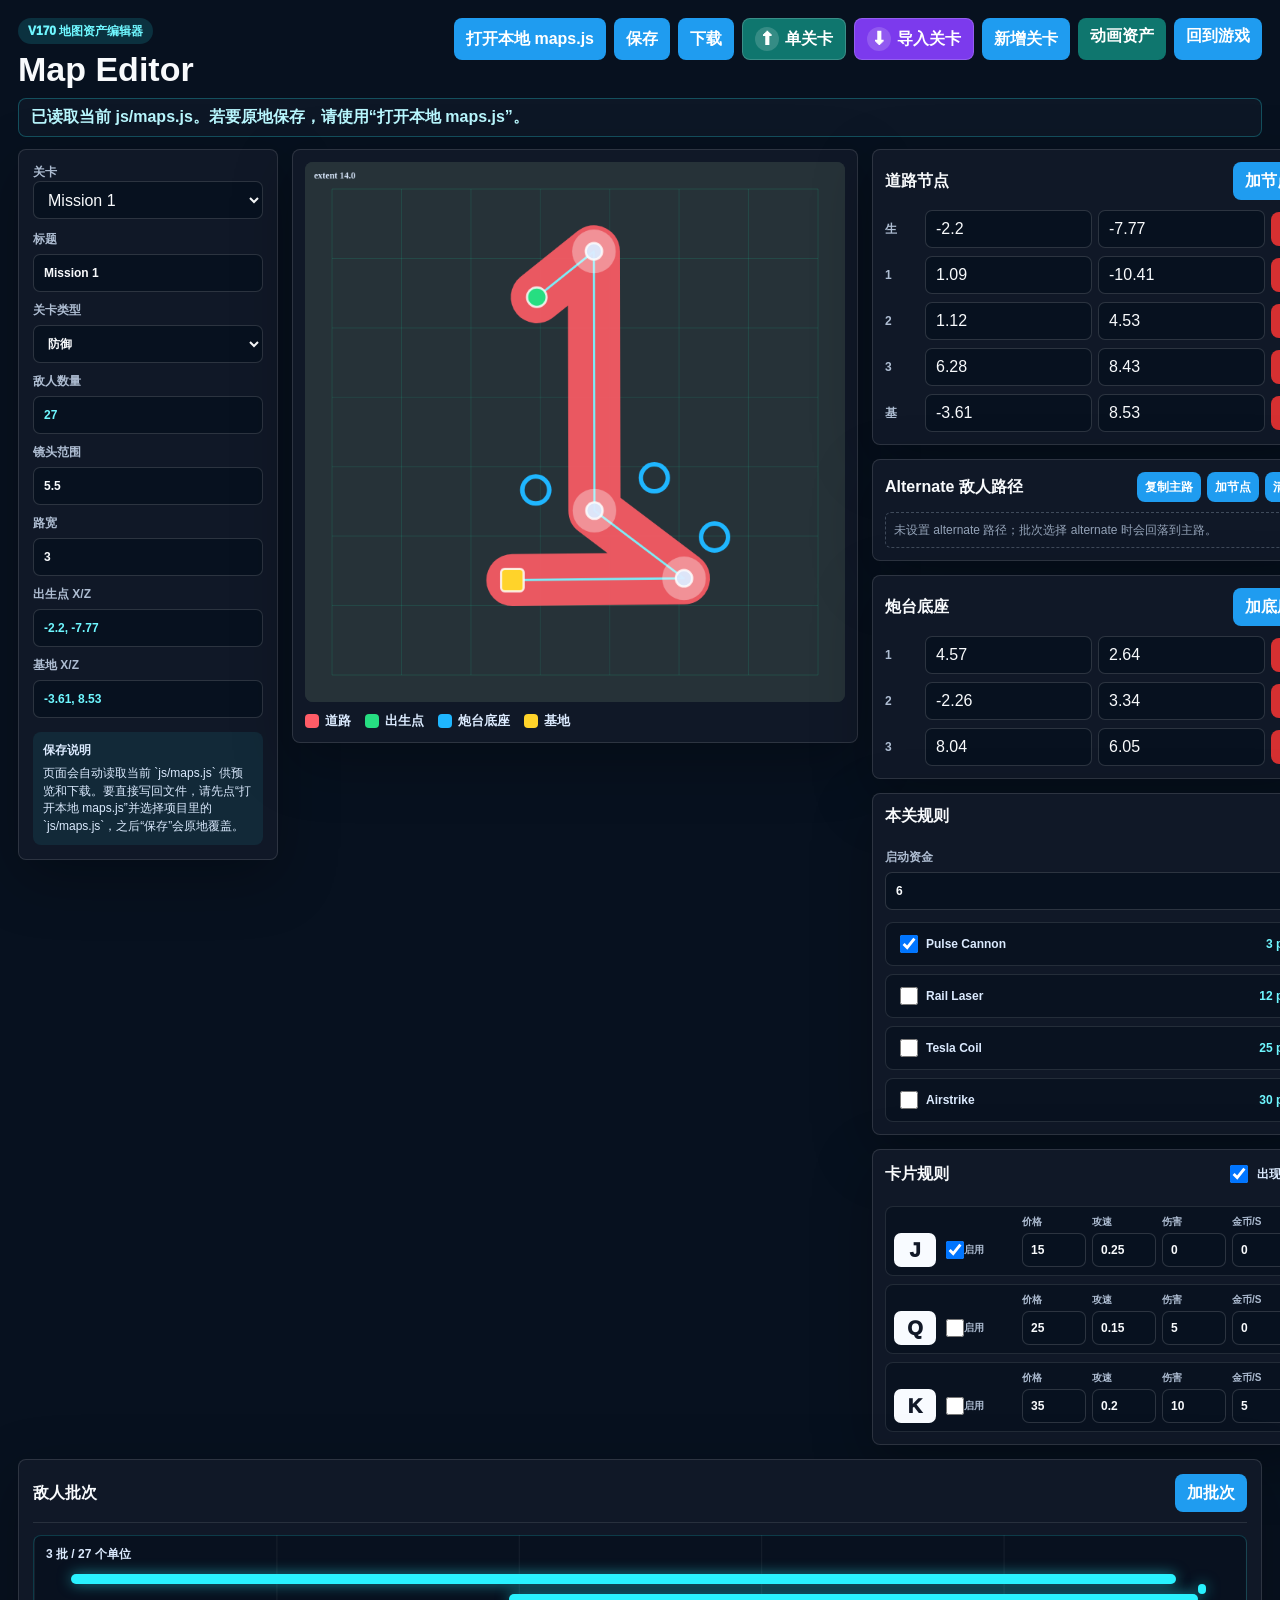
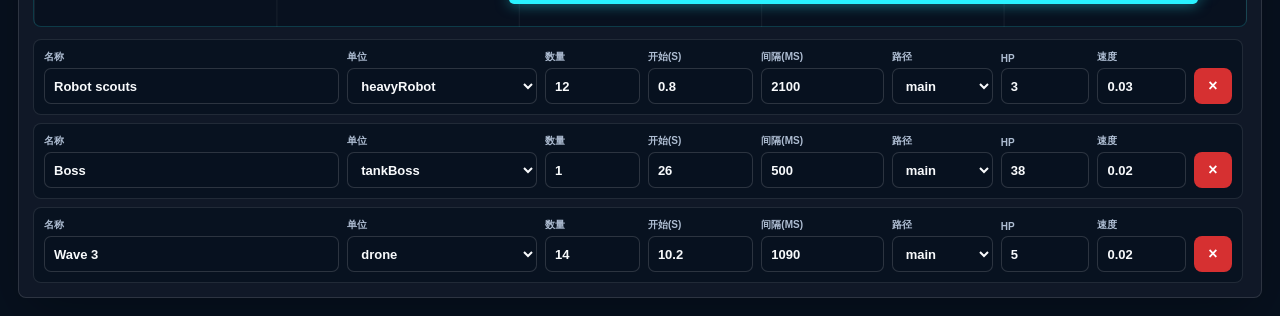
<file: map-editor.html>
﻿<!DOCTYPE html>
<html lang="zh-CN">
<head>
    <meta charset="UTF-8">
    <meta name="viewport" content="width=device-width, initial-scale=1.0">
    <title>Castle Defend Map Editor</title>
    <link rel="stylesheet" href="css/map_editor.css">
</head>
<body>
    <main class="editor-shell">
        <header class="editor-topbar">
            <div>
                <div class="editor-kicker">V170 地图资产编辑器</div>
                <h1>Map Editor</h1>
            </div>
            <div class="file-actions">
                <button id="openFileBtn" type="button">打开本地 maps.js</button>
                <button id="saveFileBtn" type="button">保存</button>
                <button id="downloadBtn" type="button">下载</button>
                <button id="downloadLevelBtn" class="level-file-btn export-level" type="button" title="下载当前关卡为 JS 文件">
                    <span class="arrow-icon" aria-hidden="true">⬆</span>
                    <span>单关卡</span>
                </button>
                <button id="importLevelBtn" class="level-file-btn import-level" type="button" title="导入单关卡 JS 并覆盖当前关卡">
                    <span class="arrow-icon" aria-hidden="true">⬇</span>
                    <span>导入关卡</span>
                </button>
                <button id="addLevelBtn" type="button">新增关卡</button>
                <a href="animation-assets.html" class="home-link tool-link">动画资产</a>
                <a href="index.html" class="home-link">回到游戏</a>
                <input id="fallbackFileInput" type="file" accept=".js,text/javascript,application/javascript" hidden>
                <input id="levelImportFileInput" type="file" accept=".js,text/javascript,application/javascript" hidden>
            </div>
        </header>

        <section class="status-line" id="statusLine">准备读取地图文件</section>

        <section class="editor-grid">
            <aside class="side-panel">
                <label class="field-label" for="levelSelect">关卡</label>
                <select id="levelSelect"></select>

                <div class="level-fields">
                    <label>
                        标题
                        <input id="titleInput" type="text">
                    </label>
                    <label>
                        关卡类型
                        <select id="levelTypeInput">
                            <option value="defense">防御</option>
                            <option value="attack">进攻</option>
                        </select>
                    </label>
                    <label>
                        敌人数量
                        <input id="enemiesInput" type="number" step="1" readonly>
                    </label>
                    <label>
                        镜头范围
                        <input id="cameraExtentInput" type="number" step="0.1">
                    </label>
                    <label>
                        路宽
                        <input id="roadWidthInput" type="number" step="0.1">
                    </label>
                    <label>
                        出生点 X/Z
                        <input id="spawnInput" type="text" readonly>
                    </label>
                    <label>
                        基地 X/Z
                        <input id="baseInput" type="text" readonly>
                    </label>
                </div>

                <div class="hint-box">
                    <strong>保存说明</strong>
                    <p>页面会自动读取当前 `js/maps.js` 供预览和下载。要直接写回文件，请先点“打开本地 maps.js”并选择项目里的 `js/maps.js`，之后“保存”会原地覆盖。</p>
                </div>
            </aside>

            <section class="canvas-panel">
                <canvas id="mapCanvas" width="720" height="720"></canvas>
                <div class="legend">
                    <span><b class="red"></b>道路</span>
                    <span><b class="green"></b>出生点</span>
                    <span><b class="blue"></b>炮台底座</span>
                    <span><b class="yellow"></b>基地</span>
                </div>
            </section>

            <section class="edit-panel">
                <div class="editor-card" id="slotsCard">
                    <div class="card-head">
                        <h2>道路节点</h2>
                        <button id="addPointBtn" type="button">加节点</button>
                    </div>
                    <div id="pointsList" class="row-list"></div>
                </div>

                <div class="editor-card alt-path-card">
                    <div class="card-head">
                        <h2>Alternate 敌人路径</h2>
                        <div class="mini-actions">
                            <button id="copyAltPathBtn" type="button">复制主路</button>
                            <button id="addAltPointBtn" type="button">加节点</button>
                            <button id="clearAltPathBtn" type="button">清空</button>
                        </div>
                    </div>
                    <div id="altPointsList" class="row-list"></div>
                </div>

                <div class="editor-card">
                    <div class="card-head">
                        <h2>炮台底座</h2>
                        <button id="addSlotBtn" type="button">加底座</button>
                    </div>
                    <div id="slotsList" class="row-list"></div>
                </div>

                <div class="editor-card rules-card" id="rulesCard">
                    <div class="card-head">
                        <h2>本关规则</h2>
                    </div>
                    <label class="rule-money-field">
                        启动资金
                        <input id="startingScoreInput" type="number" step="1">
                    </label>
                    <div class="weapon-options" id="weaponOptions"></div>
                </div>

                <div class="editor-card card-rules-card" id="cardRulesCard">
                    <div class="card-head">
                        <h2>卡片规则</h2>
                        <label class="card-enable-toggle">
                            <input id="cardsEnabledInput" type="checkbox">
                            出现卡片
                        </label>
                    </div>
                    <div id="cardRulesList" class="card-rules-list"></div>
                </div>

                <div class="editor-card attack-only-card" id="attackRulesCard">
                    <div class="card-head">
                        <h2>进攻规则</h2>
                    </div>
                    <div class="attack-rule-grid">
                        <label>
                            敌方基地 HP
                            <input id="opponentBaseHpInput" type="number" step="1">
                        </label>
                        <label>
                            倒计时(秒)
                            <input id="timeLimitInput" type="number" step="1">
                        </label>
                        <label>
                            收入数量
                            <input id="incomeAmountInput" type="number" step="1">
                        </label>
                        <label>
                            收入间隔(秒)
                            <input id="incomeIntervalInput" type="number" step="0.1">
                        </label>
                    </div>
                    <div class="attack-unit-tools">
                        <select id="attackUnitPicker"></select>
                        <button id="addAttackUnitBtn" type="button">加兵种</button>
                    </div>
                    <div class="attack-unit-options" id="attackUnitOptions"></div>
                    <div id="attackUnitsList" class="attack-units-list"></div>
                </div>

                <div class="editor-card attack-only-card" id="enemyTowersCard">
                    <div class="card-head">
                        <h2>敌方炮塔底座</h2>
                        <button id="addEnemyTowerBtn" type="button">加炮塔</button>
                    </div>
                    <div id="enemyTowersList" class="row-list"></div>
                </div>

                <div class="editor-card advanced-card" hidden>
                    <div class="card-head">
                        <h2>高级数据</h2>
                        <button id="applyAdvancedBtn" type="button">应用</button>
                    </div>
                    <textarea id="advancedJson" spellcheck="false"></textarea>
                </div>
            </section>

            <section class="editor-card wave-card wide-wave-card" id="waveCard">
                <div class="card-head">
                    <h2>敌人批次</h2>
                    <button id="addWaveBtn" type="button">加批次</button>
                </div>
                <div id="waveTimeline" class="wave-timeline"></div>
                <div id="wavesList" class="wave-list"></div>
            </section>
        </section>
    </main>

    <script src="js/enemy_config.js"></script>
    <script src="js/weapon_config.js"></script>
    <script src="js/map_editor.js"></script>
</body>
</html>
</file>
<file: css/map_editor.css>
* {
    box-sizing: border-box;
}

body {
    margin: 0;
    min-height: 100vh;
    background: #07111f;
    color: #f8fafc;
    font-family: "Segoe UI", Arial, sans-serif;
}

button,
select,
input,
textarea {
    font: inherit;
}

button,
.home-link {
    border: 0;
    border-radius: 8px;
    min-height: 38px;
    padding: 8px 12px;
    background: #1f9cf0;
    color: #ffffff;
    font-weight: 900;
    cursor: pointer;
    text-decoration: none;
}

.tool-link {
    background: #0f766e;
}

button:disabled {
    opacity: 0.45;
    cursor: not-allowed;
}

.editor-shell {
    width: min(1440px, 100%);
    margin: 0 auto;
    padding: 18px;
}

.editor-topbar {
    display: flex;
    justify-content: space-between;
    align-items: flex-start;
    gap: 18px;
    margin-bottom: 12px;
}

.editor-kicker {
    display: inline-flex;
    min-height: 26px;
    align-items: center;
    padding: 0 10px;
    border-radius: 999px;
    background: rgba(41, 242, 255, 0.14);
    color: #6ff7ff;
    font-size: 12px;
    font-weight: 1000;
}

h1 {
    margin: 8px 0 0;
    font-size: 34px;
    line-height: 1;
}

.file-actions {
    display: flex;
    flex-wrap: wrap;
    justify-content: flex-end;
    gap: 8px;
}

.level-file-btn {
    display: inline-grid;
    grid-template-columns: 24px auto;
    align-items: center;
    gap: 6px;
    border: 1px solid rgba(255, 255, 255, 0.18);
}

.level-file-btn .arrow-icon {
    display: inline-flex;
    width: 24px;
    height: 24px;
    align-items: center;
    justify-content: center;
    border-radius: 999px;
    background: rgba(255, 255, 255, 0.16);
    font-size: 18px;
    line-height: 1;
}

.level-file-btn.export-level {
    background: #0f766e;
}

.level-file-btn.import-level {
    background: #7c3aed;
}

.status-line {
    min-height: 36px;
    margin-bottom: 12px;
    padding: 8px 12px;
    border: 1px solid rgba(41, 242, 255, 0.26);
    border-radius: 8px;
    background: #0d1726;
    color: #b9f8ff;
    font-weight: 800;
}

.editor-grid {
    display: grid;
    grid-template-columns: 260px minmax(440px, 1fr) 390px;
    gap: 14px;
    align-items: start;
}

.side-panel,
.canvas-panel,
.editor-card {
    border: 1px solid rgba(255, 255, 255, 0.12);
    border-radius: 8px;
    background: #101827;
    box-shadow: 0 18px 60px rgba(0, 0, 0, 0.28);
}

.side-panel {
    padding: 14px;
}

.field-label,
.level-fields label {
    display: grid;
    gap: 6px;
    color: #aebdd2;
    font-size: 12px;
    font-weight: 900;
    text-transform: uppercase;
}

.level-fields {
    display: grid;
    gap: 10px;
    margin-top: 12px;
}

select,
input,
textarea {
    width: 100%;
    border: 1px solid rgba(255, 255, 255, 0.15);
    border-radius: 7px;
    background: #07111f;
    color: #f8fafc;
    min-height: 38px;
    padding: 8px 10px;
}

input[readonly] {
    color: #6ff7ff;
}

.hint-box {
    margin-top: 14px;
    padding: 10px;
    border-radius: 8px;
    background: rgba(41, 242, 255, 0.08);
    color: #dbeafe;
    font-size: 12px;
    line-height: 1.45;
}

.hint-box p {
    margin: 6px 0 0;
}

.canvas-panel {
    padding: 12px;
}

#mapCanvas {
    display: block;
    width: 100%;
    max-height: calc(100vh - 140px);
    aspect-ratio: 1;
    border-radius: 8px;
    background: #263238;
    cursor: default;
    touch-action: none;
    user-select: none;
}

#mapCanvas.can-drag {
    cursor: grab;
}

#mapCanvas.dragging {
    cursor: grabbing;
}

.legend {
    display: flex;
    flex-wrap: wrap;
    gap: 14px;
    margin-top: 10px;
    color: #dbeafe;
    font-weight: 900;
    font-size: 13px;
}

.legend span {
    display: inline-flex;
    align-items: center;
    gap: 6px;
}

.legend b {
    display: inline-block;
    width: 14px;
    height: 14px;
    border-radius: 4px;
}

.legend .red { background: #ff5c67; }
.legend .green { background: #26de81; }
.legend .blue { background: #1fb6ff; }
.legend .yellow { background: #ffd32a; }

.edit-panel {
    display: grid;
    gap: 14px;
}

.editor-card {
    padding: 12px;
}

.card-head {
    display: flex;
    align-items: center;
    justify-content: space-between;
    gap: 10px;
    margin-bottom: 10px;
}

.mini-actions {
    display: flex;
    flex-wrap: wrap;
    gap: 6px;
    justify-content: flex-end;
}

.mini-actions button {
    min-height: 30px;
    padding: 6px 8px;
    font-size: 12px;
}

.card-head h2 {
    margin: 0;
    font-size: 16px;
}

.row-list {
    display: grid;
    gap: 8px;
    max-height: 280px;
    overflow: auto;
}

.data-row {
    display: grid;
    grid-template-columns: 34px 1fr 1fr 34px;
    gap: 6px;
    align-items: center;
}

.data-row span {
    color: #aebdd2;
    font-size: 12px;
    font-weight: 900;
}

.data-row button {
    min-height: 34px;
    padding: 0;
    background: #d63031;
}

.alt-path-card .data-row span {
    color: #ffb86c;
}

.empty-note {
    color: #94a3b8;
    font-size: 12px;
    line-height: 1.5;
    padding: 8px;
    border: 1px dashed rgba(148, 163, 184, 0.36);
    border-radius: 6px;
}

.rules-card {
    display: grid;
    gap: 12px;
}

.card-rules-card {
    display: grid;
    gap: 10px;
}

.card-enable-toggle {
    display: inline-flex;
    width: auto;
    align-items: center;
    gap: 6px;
    color: #dbeafe;
    font-size: 12px;
    font-weight: 900;
}

.card-enable-toggle input {
    width: 18px;
    height: 18px;
    min-height: auto;
    padding: 0;
}

.card-rules-list {
    display: grid;
    gap: 8px;
}

.card-rule-row {
    display: grid;
    grid-template-columns: 42px 74px repeat(4, minmax(64px, 1fr));
    gap: 6px;
    align-items: end;
    padding: 8px;
    border-radius: 8px;
    border: 1px solid rgba(255, 255, 255, 0.1);
    background: rgba(7, 17, 31, 0.72);
}

.card-rule-rank {
    min-height: 34px;
    display: inline-flex;
    align-items: center;
    justify-content: center;
    border-radius: 7px;
    background: #f8fbff;
    color: #111827;
    font-size: 20px;
    font-weight: 1000;
}

.card-rule-row label {
    display: grid;
    gap: 4px;
    color: #aebdd2;
    font-size: 10px;
    font-weight: 900;
    text-transform: uppercase;
}

.card-rule-row input {
    min-height: 34px;
    padding: 6px 8px;
    font-size: 12px;
}

.card-rule-row .card-rule-check {
    align-items: center;
    grid-template-columns: 18px 1fr;
    grid-auto-flow: column;
    min-height: 34px;
    text-transform: none;
}

.card-rule-check input {
    width: 18px;
    height: 18px;
    min-height: auto;
    padding: 0;
}

.is-hidden {
    display: none !important;
}

.attack-rule-grid {
    display: grid;
    grid-template-columns: 1fr 1fr;
    gap: 10px;
}

.attack-rule-grid label {
    display: grid;
    gap: 6px;
    color: #aebdd2;
    font-size: 12px;
    font-weight: 900;
    text-transform: uppercase;
}

.enemy-tower-row {
    grid-template-columns: 34px minmax(174px, 1.4fr) 1fr 1fr 34px;
}

.enemy-tower-row select {
    min-width: 0;
}

.tower-type-buttons {
    display: grid;
    grid-template-columns: repeat(3, minmax(0, 1fr));
    gap: 4px;
}

.tower-type-buttons button {
    min-height: 34px;
    padding: 0 6px;
    border: 1px solid color-mix(in srgb, var(--tower-color), white 28%);
    background: rgba(7, 17, 31, 0.85);
    color: color-mix(in srgb, var(--tower-color), white 28%);
    font-size: 10px;
    font-weight: 1000;
}

.tower-type-buttons button.active {
    background: var(--tower-color);
    color: #ffffff;
    box-shadow: 0 0 12px color-mix(in srgb, var(--tower-color), transparent 48%);
}

.rule-money-field {
    display: grid;
    gap: 6px;
    color: #aebdd2;
    font-size: 12px;
    font-weight: 900;
    text-transform: uppercase;
}

.weapon-options,
.attack-unit-options {
    display: grid;
    gap: 8px;
}

.attack-unit-options {
    grid-template-columns: repeat(2, minmax(0, 1fr));
}

.attack-unit-tools {
    display: grid;
    grid-template-columns: minmax(0, 1fr) auto;
    gap: 8px;
}

.attack-units-list {
    display: grid;
    gap: 8px;
    max-height: 360px;
    overflow: auto;
}

.attack-unit-row {
    display: grid;
    grid-template-columns:
        minmax(118px, 1.15fr)
        minmax(72px, 0.6fr)
        minmax(72px, 0.6fr)
        minmax(72px, 0.6fr)
        minmax(72px, 0.6fr)
        minmax(92px, 0.72fr)
        34px;
    gap: 6px;
    align-items: end;
    padding: 8px;
    border-radius: 8px;
    border: 1px solid rgba(255, 255, 255, 0.1);
    background: rgba(7, 17, 31, 0.72);
}

.attack-unit-row label {
    display: grid;
    gap: 4px;
    color: #aebdd2;
    font-size: 10px;
    font-weight: 900;
    text-transform: uppercase;
}

.attack-unit-row input,
.attack-unit-row select {
    min-height: 34px;
    padding: 6px 8px;
    font-size: 12px;
}

.attack-unit-row button {
    min-height: 34px;
    padding: 0;
    background: #d63031;
}

.weapon-option {
    display: grid;
    grid-template-columns: 22px 1fr auto;
    align-items: center;
    gap: 8px;
    padding: 9px 10px;
    border-radius: 8px;
    border: 1px solid rgba(255, 255, 255, 0.11);
    background: rgba(7, 17, 31, 0.72);
    color: #dbeafe;
    font-size: 12px;
    font-weight: 900;
}

.weapon-option input {
    min-height: auto;
    width: 18px;
    height: 18px;
    padding: 0;
}

.weapon-option em {
    color: #6ff7ff;
    font-style: normal;
}

.wave-card {
    display: grid;
    gap: 12px;
}

.wide-wave-card {
    grid-column: 1 / -1;
    padding: 14px;
}

.wide-wave-card .card-head {
    margin-bottom: 0;
    padding-bottom: 10px;
    border-bottom: 1px solid rgba(255, 255, 255, 0.1);
}

.wave-list {
    display: grid;
    gap: 8px;
    max-height: 310px;
    overflow: auto;
    padding-right: 4px;
}

.wave-row {
    display: grid;
    grid-template-columns:
        minmax(170px, 1.4fr)
        minmax(118px, 0.9fr)
        minmax(76px, 0.45fr)
        minmax(92px, 0.5fr)
        minmax(102px, 0.58fr)
        minmax(92px, 0.48fr)
        minmax(78px, 0.42fr)
        minmax(84px, 0.42fr)
        38px;
    gap: 8px;
    align-items: end;
    padding: 10px;
    border: 1px solid rgba(255, 255, 255, 0.1);
    border-radius: 8px;
    background: rgba(7, 17, 31, 0.78);
}

.wave-row label {
    display: grid;
    gap: 4px;
    color: #aebdd2;
    font-size: 10px;
    font-weight: 900;
    text-transform: uppercase;
}

.wave-row input,
.wave-row select {
    min-height: 36px;
    padding: 7px 9px;
    font-size: 13px;
}

.wave-row button {
    min-height: 36px;
    padding: 0;
    background: #d63031;
}

.wave-timeline {
    position: relative;
    min-height: 92px;
    border-radius: 8px;
    border: 1px solid rgba(41, 242, 255, 0.18);
    background:
        linear-gradient(90deg, rgba(255,255,255,0.06) 1px, transparent 1px) 0 0 / 20% 100%,
        rgba(7, 17, 31, 0.8);
    overflow: hidden;
}

.wave-bar {
    position: absolute;
    height: 10px;
    min-width: 8px;
    border-radius: 999px;
    background: #29f2ff;
    box-shadow: 0 0 14px rgba(41, 242, 255, 0.52);
}

.wave-label {
    position: absolute;
    top: 10px;
    left: 12px;
    color: #dbeafe;
    font-size: 12px;
    font-weight: 900;
}

#advancedJson {
    min-height: 210px;
    resize: vertical;
    font-family: Consolas, monospace;
    font-size: 12px;
    line-height: 1.4;
}

@media (max-width: 1100px) {
    .editor-grid {
        grid-template-columns: 1fr;
    }

    .editor-topbar {
        flex-direction: column;
    }

    .file-actions {
        justify-content: flex-start;
    }

    .wide-wave-card {
        grid-column: auto;
    }

    .wave-row {
        grid-template-columns: repeat(4, minmax(0, 1fr)) 38px;
    }
}

@media (max-width: 620px) {
    .attack-rule-grid {
        grid-template-columns: 1fr;
    }

    .enemy-tower-row {
        grid-template-columns: 1fr 1fr;
    }

    .enemy-tower-row button {
        grid-column: span 2;
    }

    .attack-unit-options,
    .attack-unit-tools {
        grid-template-columns: 1fr;
    }

    .attack-unit-row {
        grid-template-columns: 1fr 1fr;
    }

    .attack-unit-row button {
        grid-column: span 2;
    }

    .card-rule-row {
        grid-template-columns: 1fr 1fr;
    }

    .wave-row {
        grid-template-columns: 1fr 1fr;
    }

    .wave-row button {
        grid-column: span 2;
    }
}
</file>
